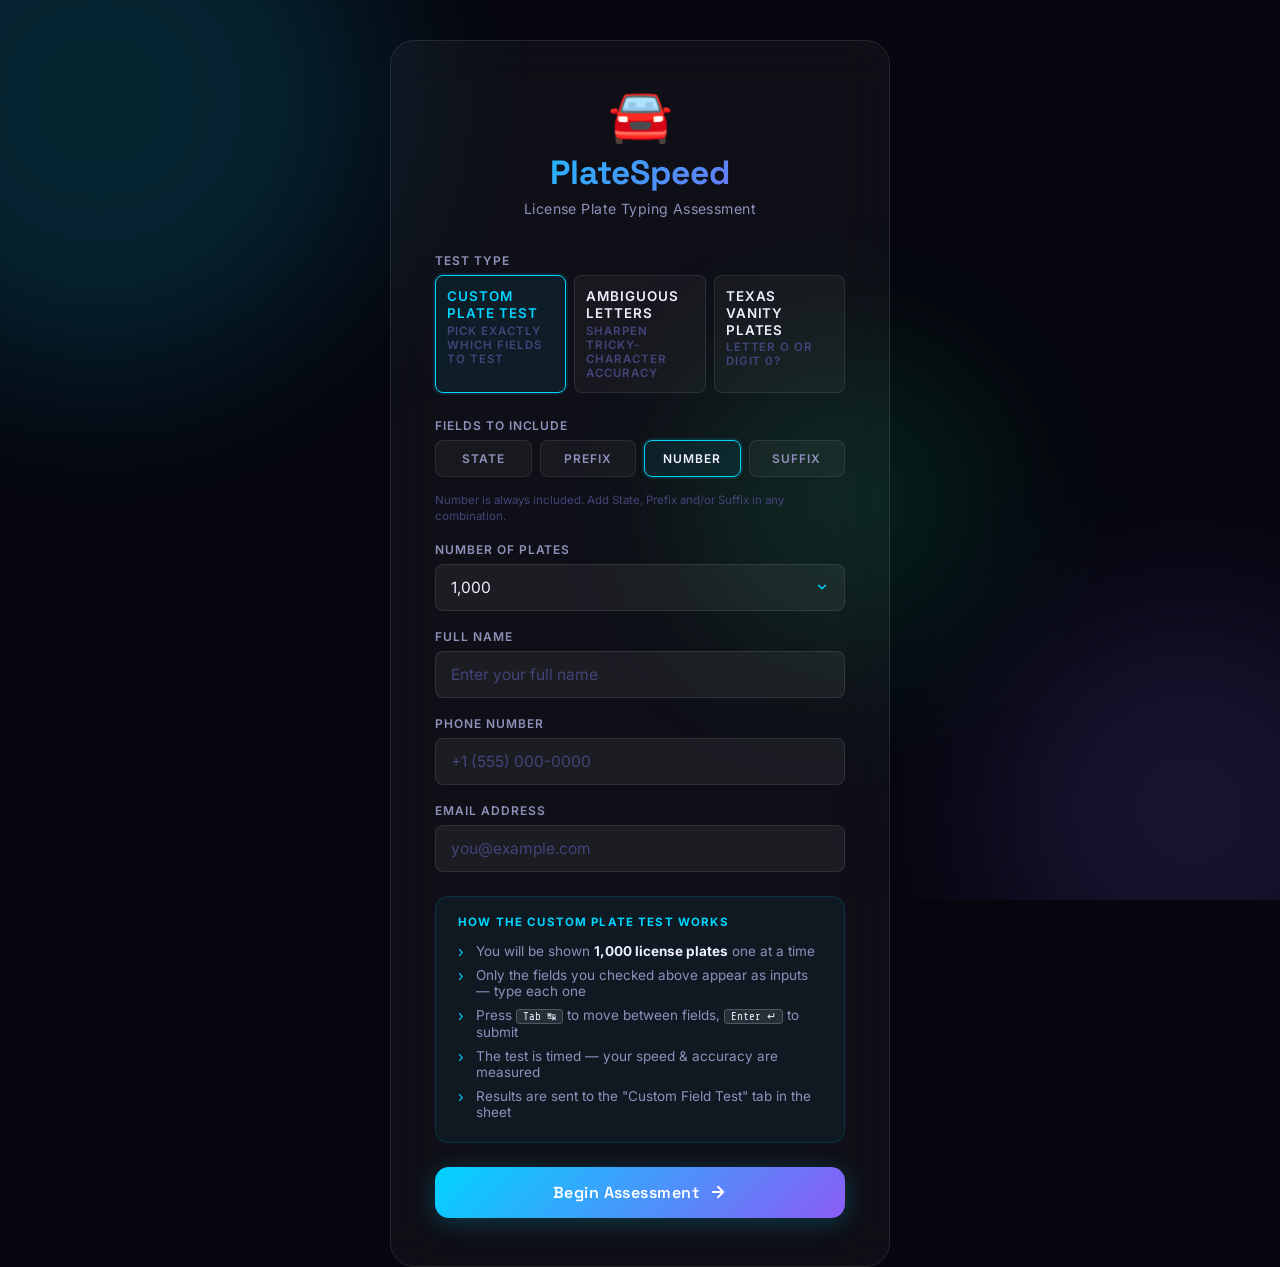
<file: index.html>
<!DOCTYPE html>
<html lang="en">
<head>
  <meta charset="UTF-8" />
  <meta name="viewport" content="width=device-width, initial-scale=1.0" />
  <title>PlateSpeed – License Plate Typing Test</title>
  <meta name="description" content="Test your speed and accuracy in typing US license plate numbers. Register to begin your timed assessment." />
  <link rel="stylesheet" href="style.css" />
</head>
<body class="register-page">

  <!-- Animated background -->
  <div class="bg-orbs">
    <div class="orb orb-1"></div>
    <div class="orb orb-2"></div>
    <div class="orb orb-3"></div>
  </div>

  <div class="register-container">
    <div class="glass-card register-card">

      <div class="logo-area">
        <span class="logo-icon">🚘</span>
        <h1>PlateSpeed</h1>
        <p class="subtitle">License Plate Typing Assessment</p>
      </div>

      <form id="registerForm" autocomplete="off" novalidate>

        <div class="form-group">
          <label>Test Type</label>
          <div class="test-type-toggle">
            <label class="test-type-option">
              <input type="radio" name="testType" value="custom" checked />
              <span>
                <strong>Custom Plate Test</strong>
                <small>Pick exactly which fields to test</small>
              </span>
            </label>
            <label class="test-type-option">
              <input type="radio" name="testType" value="ambiguous" />
              <span>
                <strong>Ambiguous Letters</strong>
                <small>Sharpen tricky-character accuracy</small>
              </span>
            </label>
            <label class="test-type-option">
              <input type="radio" name="testType" value="vanity" />
              <span>
                <strong>Texas Vanity Plates</strong>
                <small>Letter O or digit 0?</small>
              </span>
            </label>
          </div>
        </div>

        <!-- Field selection — only relevant for the Custom Plate Test -->
        <div class="form-group" id="fieldSelectGroup">
          <label>Fields to Include</label>
          <div class="field-checkbox-grid">
            <label class="field-checkbox">
              <input type="checkbox" name="field" value="state" />
              <span>State</span>
            </label>
            <label class="field-checkbox">
              <input type="checkbox" name="field" value="prefix" />
              <span>Prefix</span>
            </label>
            <label class="field-checkbox is-locked">
              <input type="checkbox" name="field" value="number" checked disabled />
              <span>Number</span>
            </label>
            <label class="field-checkbox">
              <input type="checkbox" name="field" value="suffix" />
              <span>Suffix</span>
            </label>
          </div>
          <p class="field-hint">Number is always included. Add State, Prefix and/or Suffix in any combination.</p>
        </div>

        <div class="form-group">
          <label for="plateCount">Number of Plates</label>
          <select id="plateCount"></select>
        </div>

        <div class="form-group">
          <label for="candidateName">Full Name</label>
          <input
            type="text" id="candidateName" name="name"
            placeholder="Enter your full name" required
            autocomplete="off" spellcheck="false"
          />
        </div>

        <div class="form-group">
          <label for="candidatePhone">Phone Number</label>
          <input
            type="tel" id="candidatePhone" name="phone"
            placeholder="+1 (555) 000-0000" required
            autocomplete="off"
          />
        </div>

        <div class="form-group">
          <label for="candidateEmail">Email Address</label>
          <input
            type="email" id="candidateEmail" name="email"
            placeholder="you@example.com" required
            autocomplete="off"
          />
        </div>

        <div class="instructions-box" id="instructionsCustom">
          <h3>How the Custom Plate Test works</h3>
          <ul>
            <li>You will be shown <strong><span class="plate-count-text"></span> license plates</strong> one at a time</li>
            <li>Only the fields you checked above appear as inputs — type each one</li>
            <li>Press <kbd>Tab ↹</kbd> to move between fields, <kbd>Enter ↵</kbd> to submit</li>
            <li>The test is timed — your speed &amp; accuracy are measured</li>
            <li>Results are sent to the "Custom Field Test" tab in the sheet</li>
          </ul>
        </div>

        <div class="instructions-box" id="instructionsAmbiguous" style="display:none;">
          <h3>How the Ambiguous Letters test works</h3>
          <ul>
            <li>You will be shown <strong><span class="plate-count-text"></span> plates, numbers only</strong> — no state, prefix or suffix</li>
            <li>Every plate hides <strong>one visually tricky character</strong> (O/D, X/K, M/W, Y/V, etc.)</li>
            <li>The plate is rendered squished, blurred &amp; glared — just like a rushed real-world glance</li>
            <li>Look closely, type the exact code, then press <kbd>Enter ↵</kbd></li>
            <li>Results are sent to the "Ambiguous Letters Test" tab in the sheet</li>
          </ul>
        </div>

        <div class="instructions-box" id="instructionsVanity" style="display:none;">
          <h3>How the Texas Vanity test works</h3>
          <ul>
            <li>You will be shown <strong><span class="plate-count-text"></span> Texas plates</strong>; Texas prints the <strong>letter O and digit 0 identically</strong></li>
            <li>Beside another number → <strong>digit 0</strong> (JACK01, DDS01)</li>
            <li>Standard layout ABC-1234 / AB1-C234 → <strong>digit 0</strong> (Texas never issues the letter O)</li>
            <li>Reads as a word, or no numbers beside it → <strong>letter O</strong> (ROVEHER, G4RMO)</li>
            <li>Skip separators (★ ♥ • -), type the registration, press <kbd>Enter ↵</kbd>. Missed plates are explained at the end</li>
          </ul>
        </div>

        <!-- Error message -->
        <p id="formError" style="color:#ff6b6b;font-size:0.82rem;margin-bottom:12px;display:none;"></p>

        <button type="submit" class="btn-primary" id="startBtn">
          <span>Begin Assessment</span>
          <svg width="18" height="18" viewBox="0 0 24 24" fill="none" stroke="currentColor" stroke-width="2.5" stroke-linecap="round" stroke-linejoin="round">
            <line x1="5" y1="12" x2="19" y2="12"/><polyline points="12 5 19 12 12 19"/>
          </svg>
        </button>

      </form>
    </div>
  </div>

  <script src="config.js"></script>
  <script>
    const plateCountSel = document.getElementById('plateCount');

    CONFIG.PLATE_COUNT_OPTIONS.forEach(n => {
      const opt = document.createElement('option');
      opt.value = n;
      opt.textContent = n.toLocaleString('en-US');
      plateCountSel.appendChild(opt);
    });

    // Each test starts on its default count from config.js
    function selectDefaultPlateCount(type) {
      const defaults = {
        custom:    CONFIG.TOTAL_PLATES,
        ambiguous: CONFIG.AMBIGUOUS_TOTAL_PLATES,
        vanity:    CONFIG.VANITY_TOTAL_PLATES,
      };
      plateCountSel.value = defaults[type];
      showPlateCount();
    }

    // Keep the "You will be shown N plates" line in the instructions in sync
    function showPlateCount() {
      const text = Number(plateCountSel.value).toLocaleString('en-US');
      document.querySelectorAll('.plate-count-text').forEach(el => { el.textContent = text; });
    }

    plateCountSel.addEventListener('change', showPlateCount);
    selectDefaultPlateCount(document.querySelector('input[name="testType"]:checked').value);

    // Toggle field-selection panel & instructions based on selected test type
    document.querySelectorAll('input[name="testType"]').forEach(radio => {
      radio.addEventListener('change', () => {
        const type = document.querySelector('input[name="testType"]:checked').value;
        document.getElementById('fieldSelectGroup').style.display      = type === 'custom'    ? 'block' : 'none';
        document.getElementById('instructionsCustom').style.display    = type === 'custom'    ? 'block' : 'none';
        document.getElementById('instructionsAmbiguous').style.display = type === 'ambiguous' ? 'block' : 'none';
        document.getElementById('instructionsVanity').style.display    = type === 'vanity'    ? 'block' : 'none';
        selectDefaultPlateCount(type);
      });
    });

    document.getElementById('registerForm').addEventListener('submit', function (e) {
      e.preventDefault();
      const err = document.getElementById('formError');
      const name     = document.getElementById('candidateName').value.trim();
      const phone    = document.getElementById('candidatePhone').value.trim();
      const email    = document.getElementById('candidateEmail').value.trim();
      const testType = document.querySelector('input[name="testType"]:checked').value;

      if (!name || !phone || !email) {
        err.textContent = 'Please fill in all fields before starting.';
        err.style.display = 'block';
        return;
      }
      const emailOk = /^[^\s@]+@[^\s@]+\.[^\s@]+$/.test(email);
      if (!emailOk) {
        err.textContent = 'Please enter a valid email address.';
        err.style.display = 'block';
        return;
      }

      const candidate = { name, phone, email, testType, plateCount: Number(plateCountSel.value) };

      if (testType === 'custom') {
        candidate.fields = {
          state:   document.querySelector('input[name="field"][value="state"]').checked,
          prefix:  document.querySelector('input[name="field"][value="prefix"]').checked,
          number:  true,
          suffix:  document.querySelector('input[name="field"][value="suffix"]').checked,
        };
      }

      err.style.display = 'none';
      sessionStorage.setItem('candidate', JSON.stringify(candidate));
      window.location.href = 'test.html';
    });
  </script>
</body>
</html>
</file>
<file: style.css>
/* ── PlateSpeed — style.css ─────────────────────────────────── */
@import url('https://fonts.googleapis.com/css2?family=Inter:wght@300;400;500;600;700&family=Space+Grotesk:wght@500;600;700&family=Share+Tech+Mono&family=Oswald:wght@500;600&display=swap');

/* ── Variables ──────────────────────────────────────────────── */
:root {
  --bg-0: #06060e;
  --bg-1: #0d0d1a;
  --glass: rgba(255, 255, 255, 0.04);
  --glass-border: rgba(255, 255, 255, 0.09);
  --accent-cyan: #00d4ff;
  --accent-purple: #8b5cf6;
  --accent-green: #00e87a;
  --gradient: linear-gradient(135deg, #00d4ff 0%, #8b5cf6 100%);
  --text-1: #eeeeff;
  --text-2: #9090bb;
  --text-3: #44447a;
  --radius-sm: 8px;
  --radius-md: 14px;
  --radius-lg: 24px;
}

/* ── Reset ──────────────────────────────────────────────────── */
*, *::before, *::after { box-sizing: border-box; margin: 0; padding: 0; }
html, body { height: 100%; }
body {
  font-family: 'Inter', sans-serif;
  background: var(--bg-0);
  color: var(--text-1);
  -webkit-font-smoothing: antialiased;
  overflow-x: hidden;
}

/* ── Background Orbs ────────────────────────────────────────── */
.bg-orbs { position: fixed; inset: 0; pointer-events: none; z-index: 0; overflow: hidden; }
.orb {
  position: absolute; border-radius: 50%;
  filter: blur(90px); opacity: 0.15;
  animation: orbFloat 14s ease-in-out infinite;
}
.orb-1 { width: 560px; height: 560px; background: #00d4ff; top: -180px; left: -180px; animation-delay: 0s; }
.orb-2 { width: 420px; height: 420px; background: #8b5cf6; bottom: -120px; right: -120px; animation-delay: -5s; }
.orb-3 { width: 280px; height: 280px; background: #00e87a; top: 40%; left: 55%; animation-delay: -9s; }
@keyframes orbFloat {
  0%, 100% { transform: translate(0, 0) scale(1); }
  40% { transform: translate(24px, -18px) scale(1.06); }
  70% { transform: translate(-18px, 28px) scale(0.94); }
}

/* ── Glass Card ─────────────────────────────────────────────── */
.glass-card {
  background: var(--glass);
  backdrop-filter: blur(24px);
  -webkit-backdrop-filter: blur(24px);
  border: 1px solid var(--glass-border);
  border-radius: var(--radius-lg);
}

/* ═══════════════════════════════════════════════════════════ */
/*  REGISTRATION PAGE                                          */
/* ═══════════════════════════════════════════════════════════ */
.register-page {
  display: flex; justify-content: center;
  align-items: center;       /* fallback for browsers without the `safe` keyword */
  align-items: safe center;  /* prevents the top of a tall card from being centered off-screen */
  min-height: 100vh; padding: 40px 24px;
  overflow-y: auto;
}
.register-container { position: relative; z-index: 1; width: 100%; max-width: 500px; }
.register-card { padding: 48px 44px; }

.logo-area { text-align: center; margin-bottom: 36px; }
.logo-icon { font-size: 52px; line-height: 1; margin-bottom: 10px; display: block; }
.logo-area h1 {
  font-family: 'Space Grotesk', sans-serif;
  font-size: 2.1rem; font-weight: 700;
  background: var(--gradient);
  -webkit-background-clip: text; -webkit-text-fill-color: transparent; background-clip: text;
  margin-bottom: 6px;
}
.logo-area .subtitle { color: var(--text-2); font-size: 0.88rem; letter-spacing: 0.03em; }

.form-group { margin-bottom: 18px; }
.form-group label {
  display: block; font-size: 0.75rem; font-weight: 600;
  color: var(--text-2); text-transform: uppercase; letter-spacing: 0.08em; margin-bottom: 7px;
}
.form-group input {
  width: 100%;
  background: rgba(255, 255, 255, 0.055);
  border: 1px solid var(--glass-border);
  border-radius: var(--radius-sm);
  color: var(--text-1);
  font-family: 'Inter', sans-serif; font-size: 0.97rem;
  padding: 13px 15px; outline: none;
  transition: border-color 0.2s, box-shadow 0.2s;
}
.form-group select {
  width: 100%;
  background-color: rgba(255, 255, 255, 0.055);
  background-image: url("data:image/svg+xml;utf8,<svg xmlns='http://www.w3.org/2000/svg' width='14' height='14' viewBox='0 0 24 24' fill='none' stroke='%2300d4ff' stroke-width='2.5' stroke-linecap='round' stroke-linejoin='round'><polyline points='6 9 12 15 18 9'/></svg>");
  background-repeat: no-repeat;
  background-position: right 15px center;
  border: 1px solid var(--glass-border);
  border-radius: var(--radius-sm);
  color: var(--text-1);
  font-family: 'Inter', sans-serif; font-size: 0.97rem;
  padding: 13px 38px 13px 15px; outline: none;
  cursor: pointer;
  appearance: none; -webkit-appearance: none;
  transition: border-color 0.2s, box-shadow 0.2s;
}
.form-group select option { background: #0d0d1a; color: var(--text-1); }
.form-group select:focus {
  border-color: var(--accent-cyan);
  box-shadow: 0 0 0 3px rgba(0, 212, 255, 0.13);
}
.form-group input::placeholder { color: var(--text-3); }
.form-group input:focus {
  border-color: var(--accent-cyan);
  box-shadow: 0 0 0 3px rgba(0, 212, 255, 0.13);
}

.test-type-toggle {
  display: grid; grid-template-columns: repeat(3, 1fr); gap: 8px;
}
.test-type-option {
  position: relative; cursor: pointer;
  background: rgba(255, 255, 255, 0.04);
  border: 1px solid var(--glass-border);
  border-radius: var(--radius-sm);
  padding: 12px 11px;
  transition: border-color 0.2s, background 0.2s;
}
.test-type-option input { position: absolute; opacity: 0; pointer-events: none; }
.test-type-option span { display: flex; flex-direction: column; gap: 2px; }
.test-type-option strong {
  font-size: 0.84rem; color: var(--text-1); font-weight: 600; line-height: 1.25;
}
.test-type-option small {
  font-size: 0.72rem; color: var(--text-3);
}
.test-type-option:has(input:checked) {
  border-color: var(--accent-cyan);
  background: rgba(0, 212, 255, 0.07);
  box-shadow: 0 0 0 2px rgba(0, 212, 255, 0.12);
}
.test-type-option:has(input:checked) strong { color: var(--accent-cyan); }

.field-checkbox-grid {
  display: grid; grid-template-columns: repeat(4, 1fr); gap: 8px;
}
.field-checkbox {
  position: relative; cursor: pointer; text-align: center;
  background: rgba(255, 255, 255, 0.04);
  border: 1px solid var(--glass-border);
  border-radius: var(--radius-sm);
  padding: 10px 6px;
  font-size: 0.82rem; font-weight: 600; color: var(--text-2);
  transition: border-color 0.2s, background 0.2s, color 0.2s;
}
.field-checkbox input { position: absolute; opacity: 0; pointer-events: none; }
.field-checkbox:has(input:checked) {
  border-color: var(--accent-cyan);
  background: rgba(0, 212, 255, 0.07);
  color: var(--text-1);
  box-shadow: 0 0 0 2px rgba(0, 212, 255, 0.12);
}
.field-checkbox.is-locked {
  cursor: default;
  border-color: rgba(0, 212, 255, 0.3);
  background: rgba(0, 212, 255, 0.06);
  color: var(--accent-cyan);
}
.field-hint {
  font-size: 0.72rem; color: var(--text-3); margin-top: 8px; line-height: 1.4;
}

.instructions-box {
  background: rgba(0, 212, 255, 0.05);
  border: 1px solid rgba(0, 212, 255, 0.14);
  border-radius: var(--radius-md);
  padding: 18px 22px; margin: 24px 0;
}
.instructions-box h3 {
  font-size: 0.72rem; font-weight: 700; color: var(--accent-cyan);
  text-transform: uppercase; letter-spacing: 0.1em; margin-bottom: 10px;
}
.instructions-box ul { list-style: none; }
.instructions-box li {
  font-size: 0.845rem; color: var(--text-2);
  padding: 4px 0 4px 18px; position: relative;
}
.instructions-box li::before { content: '›'; position: absolute; left: 0; color: var(--accent-cyan); font-size: 1.1em; }
.instructions-box li strong { color: var(--text-1); }
.instructions-box kbd {
  display: inline-block;
  background: rgba(255, 255, 255, 0.1); border: 1px solid rgba(255, 255, 255, 0.2);
  border-radius: 4px; padding: 0px 6px;
  font-size: 0.8em; font-family: 'Share Tech Mono', monospace; color: var(--text-1);
}

.btn-primary {
  width: 100%; display: flex; align-items: center; justify-content: center; gap: 10px;
  padding: 15px; background: var(--gradient); border: none; border-radius: var(--radius-md);
  color: #fff; font-family: 'Space Grotesk', sans-serif; font-size: 1rem; font-weight: 600;
  cursor: pointer; letter-spacing: 0.03em;
  transition: opacity 0.2s, transform 0.15s, box-shadow 0.2s;
  box-shadow: 0 4px 24px rgba(0, 212, 255, 0.22);
}
.btn-primary:hover { opacity: 0.9; transform: translateY(-2px); box-shadow: 0 8px 32px rgba(0, 212, 255, 0.32); }
.btn-primary:active { transform: translateY(0); }

/* ═══════════════════════════════════════════════════════════ */
/*  TEST PAGE                                                  */
/* ═══════════════════════════════════════════════════════════ */
.test-page { display: flex; flex-direction: column; min-height: 100vh; }

/* Header */
.test-header {
  position: sticky; top: 0; z-index: 20;
  background: rgba(6, 6, 14, 0.88);
  backdrop-filter: blur(16px); -webkit-backdrop-filter: blur(16px);
  border-bottom: 1px solid var(--glass-border);
  padding: 0 32px;
}
.test-header-inner {
  display: flex; align-items: center; justify-content: space-between;
  height: 64px; max-width: 1280px; margin: 0 auto; width: 100%;
}
.header-brand {
  font-family: 'Space Grotesk', sans-serif; font-size: 1.1rem; font-weight: 700;
  background: var(--gradient); -webkit-background-clip: text; -webkit-text-fill-color: transparent; background-clip: text;
}
.header-progress-wrap { display: flex; flex-direction: column; align-items: center; gap: 4px; flex: 1; max-width: 360px; margin: 0 32px; }
.header-progress-label { font-size: 0.75rem; color: var(--text-2); font-weight: 500; }
.progress-track {
  width: 100%; height: 4px; background: rgba(255, 255, 255, 0.07);
  border-radius: 2px; overflow: hidden;
}
.progress-fill {
  height: 100%; width: 0%; background: var(--gradient);
  border-radius: 2px; transition: width 0.3s ease;
}
.header-timer {
  font-family: 'Share Tech Mono', monospace; font-size: 1.5rem;
  color: var(--accent-cyan); letter-spacing: 0.05em;
}

/* Main Test Area */
.test-main {
  flex: 1; display: flex; align-items: center; justify-content: center;
  padding: 40px 32px; position: relative; z-index: 1;
}
.test-grid {
  display: grid; grid-template-columns: 1fr 1fr;
  gap: 32px; width: 100%; max-width: 1100px; align-items: center;
}

/* Left Panel — Input */
.input-panel { display: flex; flex-direction: column; align-items: center; gap: 24px; }
.panel-label {
  font-size: 0.75rem; font-weight: 600; text-transform: uppercase; letter-spacing: 0.1em;
  color: var(--text-2);
}
.type-input-wrap { width: 100%; max-width: 360px; position: relative; }
#ambiguousInput {
  width: 100%; padding: 22px 24px;
  font-family: 'Share Tech Mono', monospace; font-size: 2rem; font-weight: 400;
  text-align: center; letter-spacing: 0.22em; text-transform: uppercase;
  background: rgba(255, 255, 255, 0.06); border: 2px solid var(--glass-border);
  border-radius: var(--radius-md); color: var(--text-1); outline: none;
  caret-color: var(--accent-cyan);
  transition: border-color 0.2s, box-shadow 0.2s;
}
#ambiguousInput:focus {
  border-color: var(--accent-cyan);
  box-shadow: 0 0 0 4px rgba(0, 212, 255, 0.12), 0 0 30px rgba(0, 212, 255, 0.08);
}
.enter-hint { display: flex; align-items: center; gap: 8px; font-size: 0.8rem; color: var(--text-3); }
.enter-hint kbd {
  background: rgba(255,255,255,0.08); border: 1px solid rgba(255,255,255,0.15);
  border-radius: 5px; padding: 2px 9px; font-size: 0.85em;
  font-family: 'Share Tech Mono', monospace; color: var(--text-2);
}

/* Right Panel — Plate Display */
.plate-panel { display: flex; flex-direction: column; align-items: center; gap: 28px; }
.plate-frame {
  position: relative; padding: 10px;
  background: linear-gradient(135deg, rgba(0,212,255,0.12), rgba(139,92,246,0.12));
  border-radius: var(--radius-lg); border: 1px solid rgba(0,212,255,0.2);
  box-shadow: 0 0 60px rgba(0, 212, 255, 0.08), inset 0 0 40px rgba(0,0,0,0.3);
}
.plate-display-inner {
  background: #f5f0e8;
  border-radius: 14px;
  border: 3px solid #d4c9a8;
  padding: 28px 44px;
  box-shadow: inset 0 2px 8px rgba(0,0,0,0.25), 0 4px 24px rgba(0,0,0,0.4);
  position: relative;
  overflow: hidden;
}
.plate-display-inner::before {
  content: '';
  position: absolute; inset: 0;
  background: linear-gradient(180deg, rgba(255,255,255,0.12) 0%, transparent 50%);
  pointer-events: none;
}
.plate-bolts {
  position: absolute; top: 10px; left: 0; right: 0;
  display: flex; justify-content: space-between; padding: 0 16px;
}
.bolt {
  width: 10px; height: 10px; border-radius: 50%;
  background: radial-gradient(circle at 35% 35%, #aaa, #555);
  box-shadow: 0 1px 2px rgba(0,0,0,0.5);
}
/* ═══════════════════════════════════════════════════════════ */
/*  AMBIGUOUS LETTERS — heavily squished, blurred plate text   */
/* ═══════════════════════════════════════════════════════════ */
.ambiguous-plate-inner {
  padding: 34px 48px;
  filter: contrast(0.82) brightness(0.91);
}
.ambiguous-plate-inner::after {
  /* faint scanline grain to sell the "low-quality capture" feel */
  content: '';
  position: absolute; inset: 0; pointer-events: none; z-index: 2;
  background: repeating-linear-gradient(
    0deg, rgba(0,0,0,0.07) 0px, rgba(0,0,0,0.07) 1px,
    transparent 1px, transparent 3px
  );
  mix-blend-mode: multiply;
}
#ambiguousPlateText {
  font-family: 'Share Tech Mono', monospace;
  font-size: 3.6rem; font-weight: 400;
  color: #24242e; letter-spacing: 0.03em;
  text-shadow:
    2.4px 0 0 rgba(0,0,0,0.42),
    -2px 0 0 rgba(0,0,0,0.34),
    1.6px 1.8px 0 rgba(0,0,0,0.24),
    -1.4px -1px 0 rgba(0,0,0,0.16);
  filter: blur(1.8px);
  user-select: none; -webkit-user-select: none; -moz-user-select: none;
  pointer-events: none; display: block; text-align: center;
  white-space: nowrap;
  transition: opacity 0.18s ease;
}
.ambiguous-glare {
  position: absolute; top: -30%; height: 160%; width: 30%; left: 20%;
  background: linear-gradient(90deg, transparent, rgba(255,255,255,0.95), transparent);
  filter: blur(7px);
  pointer-events: none; z-index: 3;
  mix-blend-mode: overlay;
  transition: left 0.15s ease, opacity 0.15s ease;
}

/* Plate count badge */
.plate-count-badge {
  font-size: 0.8rem; color: var(--text-2);
  background: rgba(255,255,255,0.05); border: 1px solid var(--glass-border);
  border-radius: 20px; padding: 5px 16px; font-family: 'Share Tech Mono', monospace;
}

/* ── Header mode chip (Custom Test / Ambiguous Letters) ──────── */
.header-mode {
  font-family: 'Inter', sans-serif; font-size: 0.62rem; font-weight: 700;
  letter-spacing: 0.14em; text-transform: uppercase;
  color: var(--accent-cyan); -webkit-text-fill-color: var(--accent-cyan);
  background: rgba(0, 212, 255, 0.1);
  border: 1px solid rgba(0, 212, 255, 0.25);
  border-radius: 4px; padding: 2px 8px; margin-left: 10px;
  vertical-align: middle;
}

/* ═══════════════════════════════════════════════════════════ */
/*  CUSTOM FIELD TEST — PLATE DISPLAY (state/prefix/reg/suffix) */
/* ═══════════════════════════════════════════════════════════ */
.custom-plate-frame .custom-plate-inner {
  padding: 22px 36px 18px;
  min-width: 300px;
}
.custom-plate-state {
  font-family: 'Space Grotesk', sans-serif;
  font-style: italic; font-weight: 700;
  font-size: 1.4rem; color: #1a1a2e;
  text-align: center; letter-spacing: 0.04em;
  margin-bottom: 8px;
  text-shadow: 1px 1px 0 rgba(255,255,255,0.4);
}
.custom-plate-row {
  display: flex; align-items: center; justify-content: center;
  gap: 14px; padding: 4px 0;
}
.custom-plate-stack {
  display: flex; flex-direction: column;
  align-items: center; justify-content: center;
  font-family: 'Share Tech Mono', monospace;
  font-size: 1.35rem; font-weight: 700;
  color: #1a1a2e; line-height: 1;
  min-width: 22px;
}
.custom-plate-stack span {
  display: block; padding: 1px 0;
  letter-spacing: 0.02em;
}
.custom-plate-stack.is-empty {
  visibility: hidden;
}
.custom-plate-number {
  font-family: 'Share Tech Mono', monospace;
  font-size: 3rem; font-weight: 400;
  color: #1a1a2e; letter-spacing: 0.18em;
  text-shadow: 1px 1px 0 rgba(0,0,0,0.15);
  white-space: nowrap;
}
.custom-plate-tagline {
  font-family: 'Inter', sans-serif;
  font-size: 0.6rem; font-weight: 600;
  text-align: center; letter-spacing: 0.18em;
  color: #5a5a6e; text-transform: uppercase;
  margin-top: 6px;
}

/* ═══════════════════════════════════════════════════════════ */
/*  CUSTOM FIELD TEST — INPUT FORM                             */
/* ═══════════════════════════════════════════════════════════ */
.custom-input-wrap {
  width: 100%; max-width: 460px;
  display: flex; flex-direction: column; gap: 14px;
}
.custom-field {
  display: flex; flex-direction: column; gap: 6px;
}
.custom-field label {
  font-size: 0.68rem; font-weight: 600;
  color: var(--text-2); text-transform: uppercase;
  letter-spacing: 0.1em;
}
.custom-field input,
.custom-field select {
  width: 100%;
  background: rgba(255, 255, 255, 0.06);
  border: 2px solid var(--glass-border);
  border-radius: var(--radius-sm);
  color: var(--text-1);
  font-family: 'Share Tech Mono', monospace;
  font-size: 1.1rem;
  padding: 12px 14px;
  text-align: center; letter-spacing: 0.12em;
  text-transform: uppercase;
  outline: none;
  transition: border-color 0.2s, box-shadow 0.2s;
}
.custom-field select {
  font-family: 'Inter', sans-serif;
  letter-spacing: 0.02em; text-transform: none;
  cursor: pointer;
  appearance: none; -webkit-appearance: none;
  background-image: url("data:image/svg+xml;utf8,<svg xmlns='http://www.w3.org/2000/svg' width='14' height='14' viewBox='0 0 24 24' fill='none' stroke='%2300d4ff' stroke-width='2.5' stroke-linecap='round' stroke-linejoin='round'><polyline points='6 9 12 15 18 9'/></svg>");
  background-repeat: no-repeat;
  background-position: right 14px center;
  padding-right: 38px;
}
.custom-field select option {
  background: #0d0d1a; color: var(--text-1);
}
.custom-field input::placeholder { color: var(--text-3); }
.custom-field input:focus,
.custom-field select:focus {
  border-color: var(--accent-cyan);
  box-shadow: 0 0 0 3px rgba(0, 212, 255, 0.13);
}
.custom-field-row {
  display: flex;
  justify-content: center;
  align-items: flex-end;
  flex-wrap: wrap;
  gap: 10px;
}
.custom-field-small { flex: 0 0 90px; }
.custom-field-large { flex: 1 1 220px; }
.custom-field-small input { font-size: 1rem; }
.custom-field-large input { font-size: 1.3rem; }

/* ═══════════════════════════════════════════════════════════ */
/*  RESULTS OVERLAY                                            */
/* ═══════════════════════════════════════════════════════════ */
.results-overlay {
  position: fixed; inset: 0; z-index: 100;
  display: flex; justify-content: center;
  align-items: center;       /* fallback for browsers without the `safe` keyword */
  align-items: safe center;  /* tall cards (vanity review) scroll instead of clipping */
  overflow-y: auto; padding: 24px 0;
  background: rgba(6, 6, 14, 0.9);
  backdrop-filter: blur(16px); -webkit-backdrop-filter: blur(16px);
  opacity: 0; pointer-events: none; transition: opacity 0.4s;
}
.results-overlay.active { opacity: 1; pointer-events: all; }
.results-card {
  background: rgba(15, 15, 30, 0.95);
  border: 1px solid var(--glass-border); border-radius: var(--radius-lg);
  padding: 52px 56px; max-width: 540px; width: 90%;
  text-align: center;
  transform: scale(0.9); transition: transform 0.4s cubic-bezier(0.34, 1.56, 0.64, 1);
  box-shadow: 0 0 80px rgba(0, 212, 255, 0.12);
}
.results-overlay.active .results-card { transform: scale(1); }

.results-icon { font-size: 56px; display: block; margin-bottom: 16px; }
.results-title {
  font-family: 'Space Grotesk', sans-serif; font-size: 1.8rem; font-weight: 700;
  margin-bottom: 8px;
  background: var(--gradient); -webkit-background-clip: text; -webkit-text-fill-color: transparent; background-clip: text;
}
.results-subtitle { color: var(--text-2); font-size: 0.9rem; margin-bottom: 36px; }

.results-stats { display: grid; grid-template-columns: repeat(3, 1fr); gap: 16px; margin-bottom: 32px; }
.stat-block {
  background: rgba(255, 255, 255, 0.04); border: 1px solid var(--glass-border);
  border-radius: var(--radius-md); padding: 20px 12px;
}
.stat-value {
  font-family: 'Share Tech Mono', monospace; font-size: 2rem; font-weight: 400;
  color: var(--accent-cyan); display: block; margin-bottom: 4px;
}
.stat-label { font-size: 0.7rem; color: var(--text-2); text-transform: uppercase; letter-spacing: 0.08em; }

.results-note { font-size: 0.82rem; color: var(--text-3); margin-bottom: 28px; }
.results-note span { color: var(--accent-green); }

/* ═══════════════════════════════════════════════════════════ */
/*  TEXAS VANITY — O and 0 share one glyph, as on real plates  */
/* ═══════════════════════════════════════════════════════════ */
.vanity-plate-inner {
  min-width: 360px; padding: 18px 34px 14px;
  text-align: center;
  filter: contrast(0.9);
}
.vanity-plate-inner.is-dark {
  background: #121216; border-color: #3a3a44;
}
.vanity-plate-header {
  font-family: 'Oswald', sans-serif; font-weight: 600;
  font-size: 1.5rem; letter-spacing: 0.22em;
  color: #1c1c3a; line-height: 1;
  display: flex; align-items: center; justify-content: center; gap: 10px;
}
.vanity-plate-header span { font-size: 0.9rem; letter-spacing: 0; }
.vanity-plate-text {
  font-family: 'Oswald', sans-serif; font-weight: 500;
  font-size: 4.2rem; line-height: 1.05;
  color: #16162a; letter-spacing: 0.04em;
  white-space: nowrap; margin: 6px 0 4px;
  display: inline-block;
  transition: opacity 0.18s ease;
}
.vanity-plate-text .round {
  /* one identical round glyph for both the letter O and the digit 0 */
  display: inline-block; transform: scaleX(0.8);
}
.vanity-plate-text .sep {
  display: inline-block; font-size: 0.42em;
  vertical-align: middle; margin: 0 0.18em;
  position: relative; top: -0.12em;
}
.vanity-plate-tagline {
  font-family: 'Inter', sans-serif; font-style: italic;
  font-size: 0.62rem; font-weight: 600; letter-spacing: 0.08em;
  color: #2c2c48;
}
.vanity-plate-inner.is-dark .vanity-plate-header,
.vanity-plate-inner.is-dark .vanity-plate-text,
.vanity-plate-inner.is-dark .vanity-plate-tagline { color: #f1ece2; }
#vanityInput {
  width: 100%; padding: 22px 24px;
  font-family: 'Share Tech Mono', monospace; font-size: 2rem; font-weight: 400;
  text-align: center; letter-spacing: 0.22em; text-transform: uppercase;
  background: rgba(255, 255, 255, 0.06); border: 2px solid var(--glass-border);
  border-radius: var(--radius-md); color: var(--text-1); outline: none;
  caret-color: var(--accent-cyan);
  transition: border-color 0.2s, box-shadow 0.2s;
}
#vanityInput:focus {
  border-color: var(--accent-cyan);
  box-shadow: 0 0 0 4px rgba(0, 212, 255, 0.12), 0 0 30px rgba(0, 212, 255, 0.08);
}

/* End-of-test review of missed vanity plates */
.results-review {
  text-align: left; margin: -12px 0 24px;
  max-height: 240px; overflow-y: auto;
  border: 1px solid var(--glass-border); border-radius: var(--radius-md);
  background: rgba(255, 255, 255, 0.03);
}
.results-review h4 {
  position: sticky; top: 0;
  background: rgba(15, 15, 30, 0.98);
  font-size: 0.7rem; font-weight: 700; color: var(--accent-cyan);
  text-transform: uppercase; letter-spacing: 0.1em;
  padding: 12px 16px 8px; display: flex; justify-content: space-between; gap: 8px;
}
.results-review h4 small { color: var(--text-3); text-transform: none; letter-spacing: 0; font-weight: 500; }
.review-item { padding: 10px 16px; border-top: 1px solid var(--glass-border); }
.review-plates { display: flex; flex-wrap: wrap; align-items: baseline; gap: 4px 14px; margin-bottom: 4px; font-size: 0.8rem; color: var(--text-2); }
.review-code { font-family: Consolas, 'Courier New', monospace; font-size: 1rem; color: var(--text-1); letter-spacing: 0.08em; }
.review-code.is-wrong { color: #ff8a8a; text-decoration: line-through; text-decoration-color: rgba(255,138,138,0.5); }
.review-code .is-letter { color: var(--accent-cyan); font-weight: 700; }
.review-code .is-digit  { color: #ffb347; font-weight: 700; }
.review-reason { font-size: 0.76rem; color: var(--text-2); line-height: 1.45; }

/* ═══════════════════════════════════════════════════════════ */
/*  RESPONSIVE                                                 */
/* ═══════════════════════════════════════════════════════════ */
@media (max-width: 760px) {
  .test-grid { grid-template-columns: 1fr; }
  .plate-panel { order: -1; }
  #ambiguousPlateText { font-size: 2.4rem; }
  .custom-plate-number { font-size: 2.2rem; }
  .custom-plate-frame .custom-plate-inner { min-width: 0; }
  .field-checkbox-grid { grid-template-columns: repeat(2, 1fr); }
  .test-type-toggle { grid-template-columns: 1fr; }
  .vanity-plate-inner { min-width: 0; padding: 16px 20px 12px; }
  .vanity-plate-text { font-size: 3rem; }
  .test-header-inner { padding: 0; }
  .header-progress-wrap { max-width: 200px; margin: 0 16px; }
}
</file>
